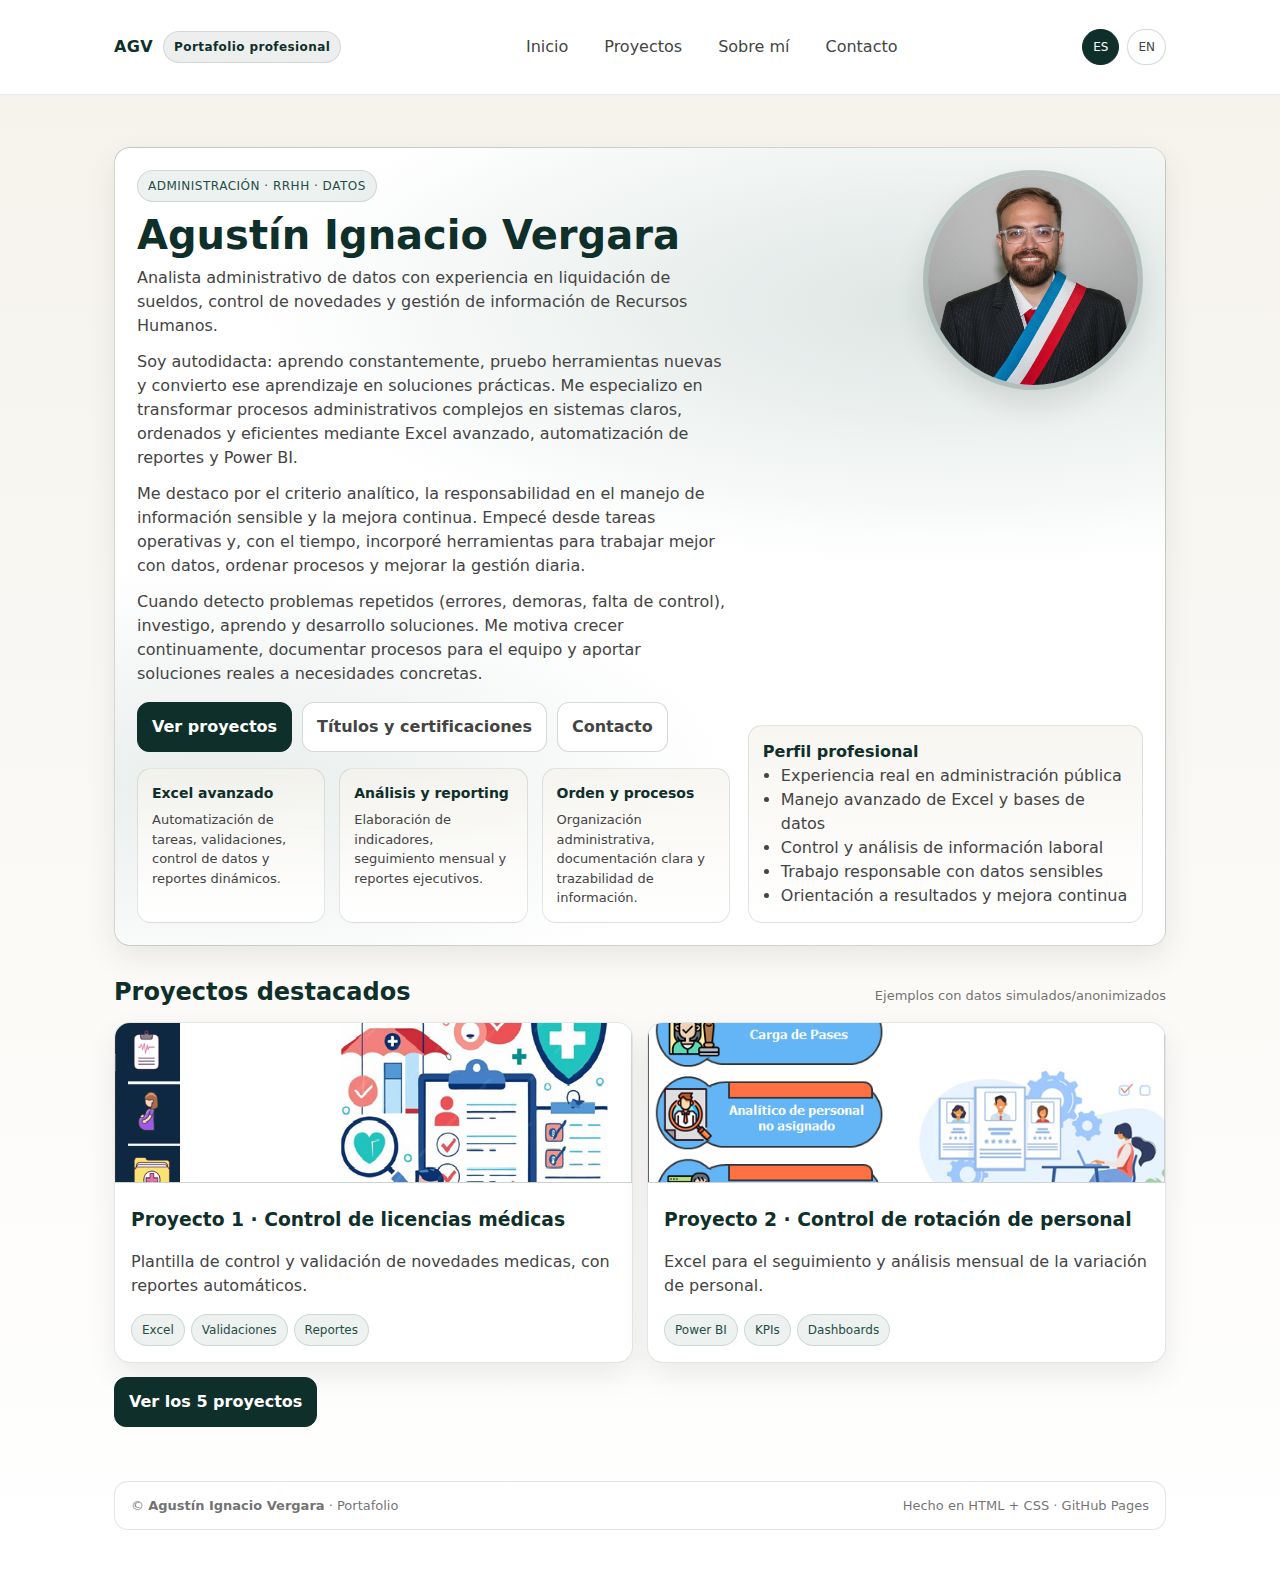
<file: Index.html>
<!doctype html>
<html lang="es">
<head>
  <meta charset="utf-8" />
  <meta name="viewport" content="width=device-width,initial-scale=1" />
  <title>Portafolio | Agustín Ignacio Vergara</title>
  <link rel="stylesheet" href="css/estilos.css" />
</head>
<body>

<header class="header">
  <div class="container nav">
    <div class="brand">
      <span>AGV</span>
      <span class="badge">Portafolio profesional</span>
    </div>
    <nav class="navlinks">
      <a href="index.html">Inicio</a>
      <a href="proyectos.html">Proyectos</a>
      <a href="sobre-mi.html">Sobre mí</a>
      <a href="contacto.html">Contacto</a>
    </nav>

    <div class="lang">
      <a class="active" href="index.html">ES</a>
      <a href="en/index.html">EN</a>
    </div>
  </div>
</header>

<main class="container">
<section class="hero">
  <div class="banner">
    <div class="banner-inner">

      <!-- COLUMNA TEXTO -->
      <div>
        <span class="kicker">Administración · RRHH · Datos</span>

        <h1>Agustín Ignacio Vergara</h1>

        <p class="subtitle">
          Analista administrativo de datos con experiencia en liquidación de sueldos,
          control de novedades y gestión de información de Recursos Humanos.
        </p>

        <p class="subtitle" style="margin-top:12px;">
          Soy autodidacta: aprendo constantemente, pruebo herramientas nuevas y convierto
          ese aprendizaje en soluciones prácticas. Me especializo en transformar procesos
          administrativos complejos en sistemas claros, ordenados y eficientes mediante
          Excel avanzado, automatización de reportes y Power BI.
        </p>

        <p class="subtitle" style="margin-top:12px;">
          Me destaco por el criterio analítico, la responsabilidad en el manejo de información
          sensible y la mejora continua. Empecé desde tareas operativas y, con el tiempo,
          incorporé herramientas para trabajar mejor con datos, ordenar procesos y mejorar
          la gestión diaria.
        </p>

        <p class="subtitle" style="margin-top:12px;">
          Cuando detecto problemas repetidos (errores, demoras, falta de control), investigo,
          aprendo y desarrollo soluciones. Me motiva crecer continuamente, documentar procesos
          para el equipo y aportar soluciones reales a necesidades concretas.
        </p>

        <div class="cta">
          <a class="btn primary" href="proyectos.html">Ver proyectos</a>
          <a class="btn" href="titulos.html">Títulos y certificaciones</a>
          <a class="btn" href="contacto.html">Contacto</a>
        </div>

        <div class="grid-3">
          <div class="mini">
            <h3>Excel avanzado</h3>
            <p>
              Automatización de tareas, validaciones,
              control de datos y reportes dinámicos.
            </p>
          </div>

          <div class="mini">
            <h3>Análisis y reporting</h3>
            <p>
              Elaboración de indicadores, seguimiento mensual
              y reportes ejecutivos.
            </p>
          </div>

          <div class="mini">
            <h3>Orden y procesos</h3>
            <p>
              Organización administrativa, documentación
              clara y trazabilidad de información.
            </p>
          </div>
        </div>
      </div>

      <!-- COLUMNA FOTO -->
      <div class="banner-right">
        <img class="banner-photo" src="img/perfil.jpg" alt="Foto de perfil" />

        <div class="banner-card">
          <strong style="color:var(--verde-oscuro)">Perfil profesional</strong>
          <ul>
            <li>Experiencia real en administración pública</li>
            <li>Manejo avanzado de Excel y bases de datos</li>
            <li>Control y análisis de información laboral</li>
            <li>Trabajo responsable con datos sensibles</li>
            <li>Orientación a resultados y mejora continua</li>
          </ul>
        </div>
      </div>

    </div>
  </div>
  </section>

  <section class="section">
    <div class="section-title">
      <h2>Proyectos destacados</h2>
      <p>Ejemplos con datos simulados/anonimizados</p>
    </div>

    <div class="projects">
      <article class="card project">
        <img class="thumb" src="img/proyecto1.png" alt="Proyecto 1" />
        <div class="body">
          <h3>Proyecto 1 · Control de licencias médicas</h3>
          <p>Plantilla de control y validación de novedades medicas, con reportes automáticos.</p>
          <div class="tags">
            <span class="tag">Excel</span><span class="tag">Validaciones</span><span class="tag">Reportes</span>
          </div>
        </div>
      </article>

      <article class="card project">
        <img class="thumb" src="img/proyecto2.png" alt="Proyecto 2" />
        <div class="body">
            <h3>Proyecto 2 · Control de rotación de personal</h3>
            <p>Excel para el seguimiento y análisis mensual de la variación de personal.</p>
          <div class="tags">
            <span class="tag">Power BI</span><span class="tag">KPIs</span><span class="tag">Dashboards</span>
          </div>
        </div>
      </article>
    </div>

    <div class="cta" style="margin-top:14px">
      <a class="btn primary" href="proyectos.html">Ver los 5 proyectos</a>
    </div>
  </section>

  <footer class="footer">
    <div class="footbox">
      <span>© <strong>Agustín Ignacio Vergara</strong> · Portafolio</span>
      <span>Hecho en HTML + CSS · GitHub Pages</span>
    </div>
  </footer>

</main>
</body>
</html>
</file>
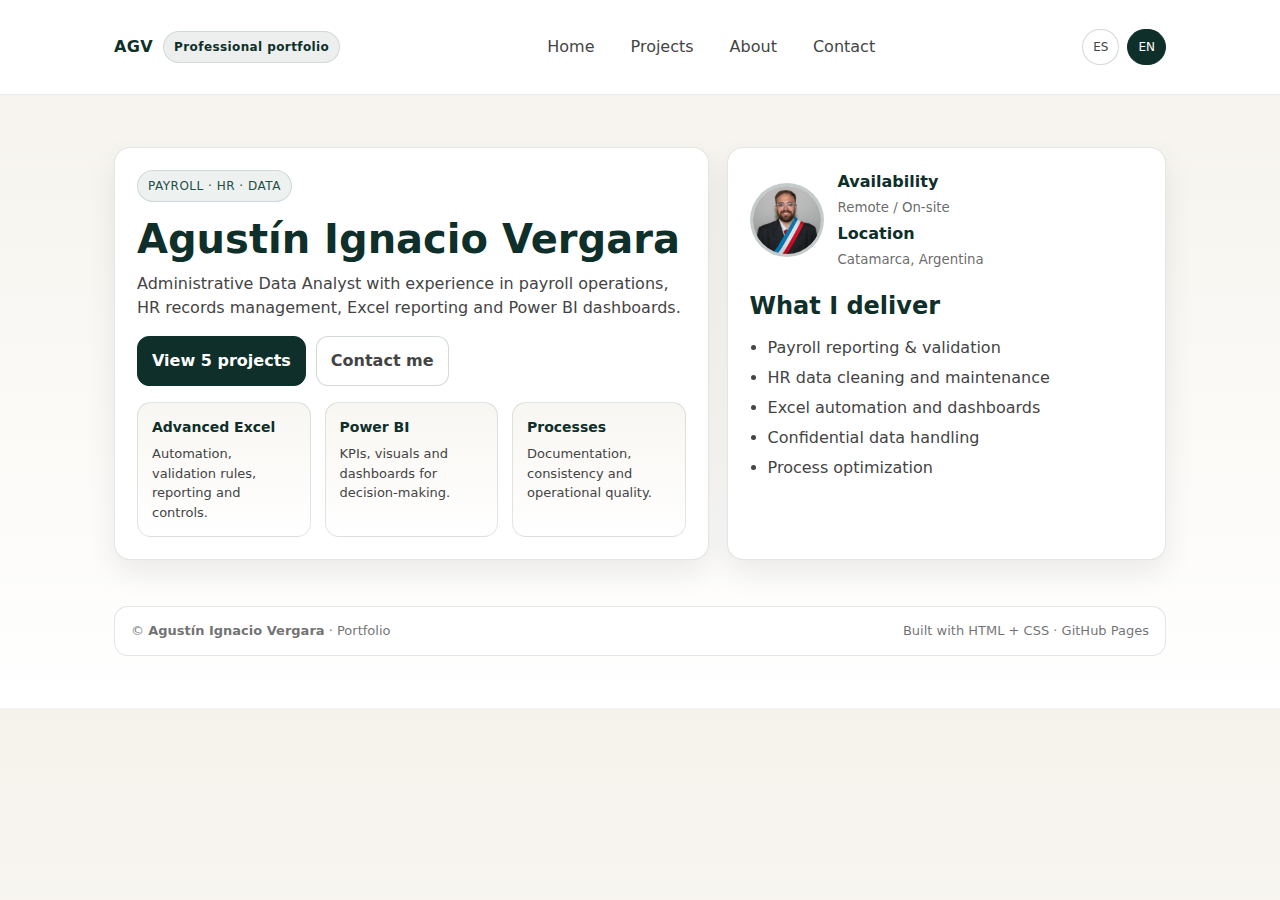
<file: en/index.html>
<!doctype html>
<html lang="en">
<head>
  <meta charset="utf-8" />
  <meta name="viewport" content="width=device-width,initial-scale=1" />
  <title>Portfolio | Agustín Ignacio Vergara</title>
  <link rel="stylesheet" href="../css/estilos.css" />
</head>
<body>

<header class="header">
  <div class="container nav">
    <div class="brand">
      <span>AGV</span>
      <span class="badge">Professional portfolio</span>
    </div>

    <nav class="navlinks">
      <a href="index.html">Home</a>
      <a href="projects.html">Projects</a>
      <a href="about.html">About</a>
      <a href="contact.html">Contact</a>
    </nav>

    <div class="lang">
      <a href="../index.html">ES</a>
      <a class="active" href="index.html">EN</a>
    </div>
  </div>
</header>

<main class="container">

  <section class="hero">
    <div class="hero-grid">
      <div class="card card-pad">
        <span class="kicker">Payroll · HR · Data</span>
        <h1>Agustín Ignacio Vergara</h1>
        <p class="subtitle">
          Administrative Data Analyst with experience in payroll operations, HR records management, Excel reporting and Power BI dashboards.
        </p>
        <div class="cta">
          <a class="btn primary" href="projects.html">View 5 projects</a>
          <a class="btn" href="contact.html">Contact me</a>
        </div>

        <div class="grid-3">
          <div class="mini">
            <h3>Advanced Excel</h3>
            <p>Automation, validation rules, reporting and controls.</p>
          </div>
          <div class="mini">
            <h3>Power BI</h3>
            <p>KPIs, visuals and dashboards for decision-making.</p>
          </div>
          <div class="mini">
            <h3>Processes</h3>
            <p>Documentation, consistency and operational quality.</p>
          </div>
        </div>
      </div>

      <aside class="card card-pad">
        <div class="profile">
          <img class="avatar" src="../img/perfil.jpg" alt="Profile photo (optional)" />
          <div class="meta">
            <strong>Availability</strong>
            <small>Remote / On-site</small>
            <strong>Location</strong>
            <small>Catamarca, Argentina</small>
          </div>
        </div>

        <div class="section" style="padding-bottom:0">
          <div class="section-title">
            <h2>What I deliver</h2>
          </div>
          <ul class="list">
            <li>Payroll reporting & validation</li>
            <li>HR data cleaning and maintenance</li>
            <li>Excel automation and dashboards</li>
            <li>Confidential data handling</li>
            <li>Process optimization</li>
          </ul>
        </div>
      </aside>

    </div>
  </section>

  <footer class="footer">
    <div class="footbox">
      <span>© <strong>Agustín Ignacio Vergara</strong> · Portfolio</span>
      <span>Built with HTML + CSS · GitHub Pages</span>
    </div>
  </footer>

</main>
</body>
</html>
</file>
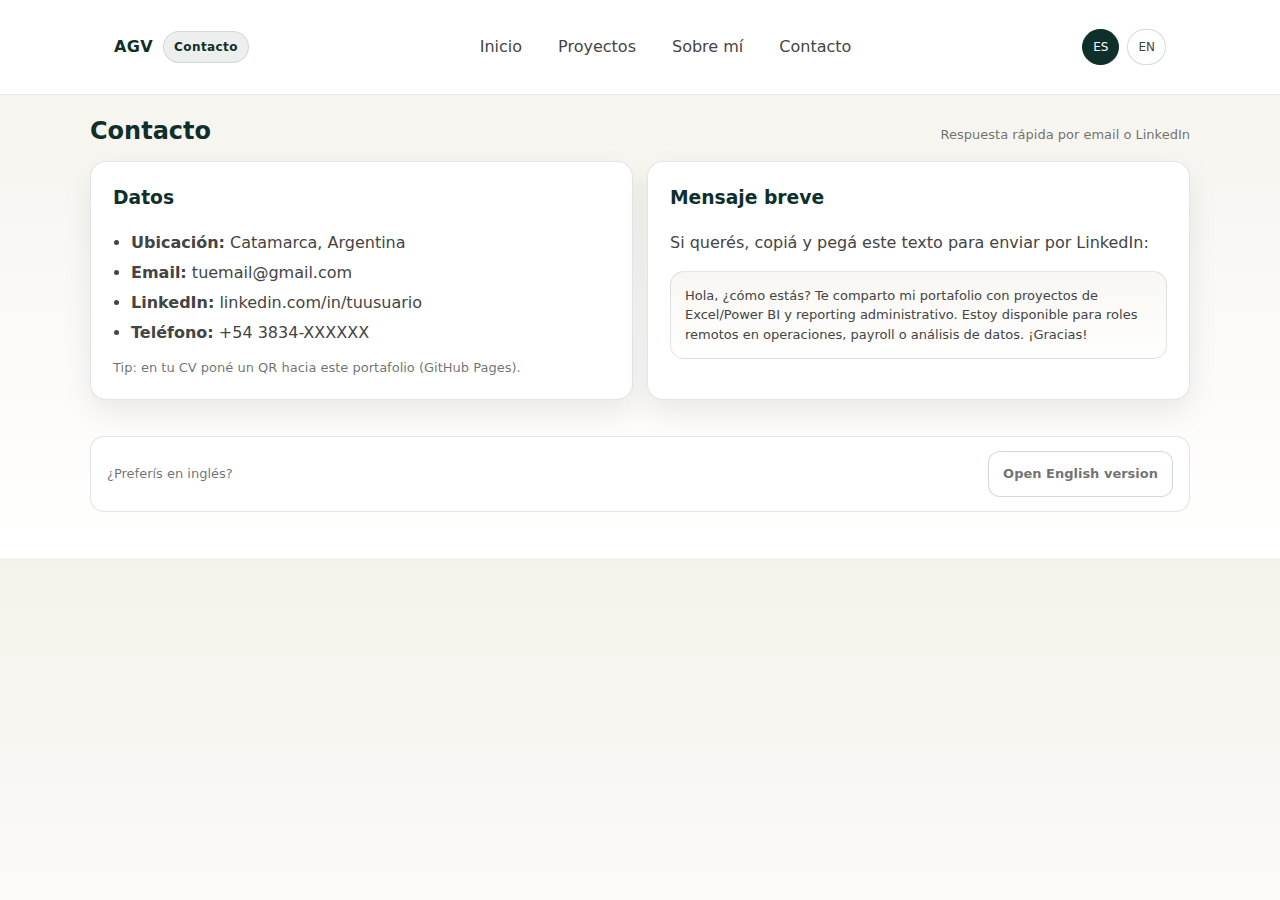
<file: contacto.html>
<!doctype html>
<html lang="es">
<head>
  <meta charset="utf-8" />
  <meta name="viewport" content="width=device-width,initial-scale=1" />
  <title>Contacto | Agustín Vergara</title>
  <link rel="stylesheet" href="css/estilos.css" />
</head>
<body>

<header class="header">
  <div class="container nav">
    <div class="brand"><span>AGV</span><span class="badge">Contacto</span></div>
    <nav class="navlinks">
      <a href="index.html">Inicio</a>
      <a href="proyectos.html">Proyectos</a>
      <a href="sobre-mi.html">Sobre mí</a>
      <a href="contacto.html">Contacto</a>
    </nav>
    <div class="lang">
      <a class="active" href="contacto.html">ES</a>
      <a href="en/contact.html">EN</a>
    </div>
  </div>
</header>

<main class="container section">
  <div class="section-title">
    <h2>Contacto</h2>
    <p>Respuesta rápida por email o LinkedIn</p>
  </div>

  <div class="two-col">
    <div class="card card-pad">
      <h3 style="margin-top:0;color:var(--verde-oscuro)">Datos</h3>
      <ul class="list">
        <li><strong>Ubicación:</strong> Catamarca, Argentina</li>
        <li><strong>Email:</strong> tuemail@gmail.com</li>
        <li><strong>LinkedIn:</strong> linkedin.com/in/tuusuario</li>
        <li><strong>Teléfono:</strong> +54 3834-XXXXXX</li>
      </ul>
      <p style="margin-bottom:0;color:rgba(68,68,68,.75);font-size:13px">
        Tip: en tu CV poné un QR hacia este portafolio (GitHub Pages).
      </p>
    </div>

    <div class="card card-pad">
      <h3 style="margin-top:0;color:var(--verde-oscuro)">Mensaje breve</h3>
      <p>Si querés, copiá y pegá este texto para enviar por LinkedIn:</p>
      <div class="mini">
        <p style="margin:0">
          Hola, ¿cómo estás? Te comparto mi portafolio con proyectos de Excel/Power BI y reporting administrativo.
          Estoy disponible para roles remotos en operaciones, payroll o análisis de datos. ¡Gracias!
        </p>
      </div>
    </div>
  </div>

  <footer class="footer">
    <div class="footbox">
      <span>¿Preferís en inglés?</span>
      <span><a class="btn" href="en/contact.html">Open English version</a></span>
    </div>
  </footer>
</main>

</body>
</html>
</file>
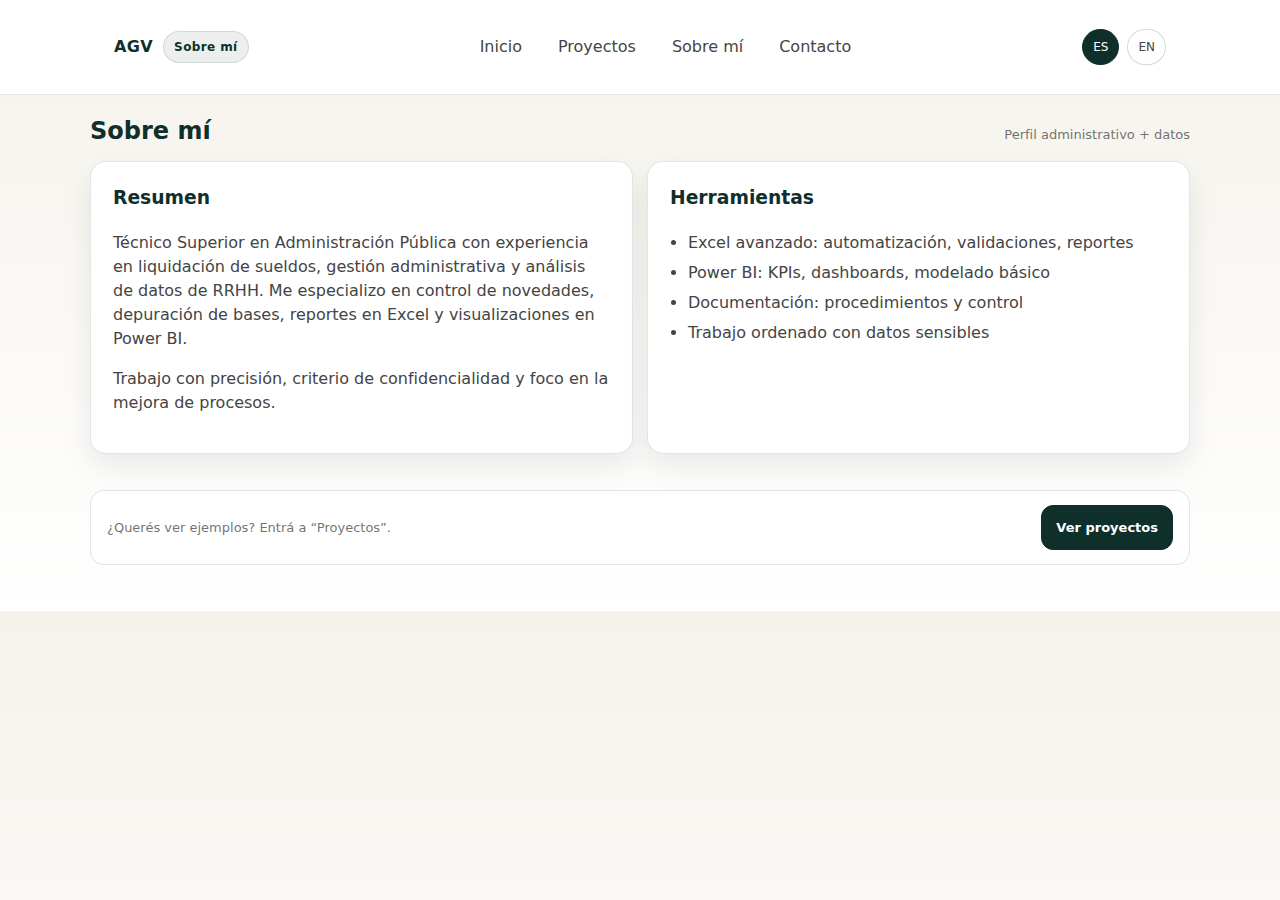
<file: sobre-mi.html>
<!doctype html>
<html lang="es">
<head>
  <meta charset="utf-8" />
  <meta name="viewport" content="width=device-width,initial-scale=1" />
  <title>Sobre mí | Agustín Vergara</title>
  <link rel="stylesheet" href="css/estilos.css" />
</head>
<body>

<header class="header">
  <div class="container nav">
    <div class="brand"><span>AGV</span><span class="badge">Sobre mí</span></div>
    <nav class="navlinks">
      <a href="index.html">Inicio</a>
      <a href="proyectos.html">Proyectos</a>
      <a href="sobre-mi.html">Sobre mí</a>
      <a href="contacto.html">Contacto</a>
    </nav>
    <div class="lang">
      <a class="active" href="sobre-mi.html">ES</a>
      <a href="en/about.html">EN</a>
    </div>
  </div>
</header>

<main class="container section">
  <div class="section-title">
    <h2>Sobre mí</h2>
    <p>Perfil administrativo + datos</p>
  </div>

  <div class="two-col">
    <div class="card card-pad">
      <h3 style="margin-top:0;color:var(--verde-oscuro)">Resumen</h3>
      <p>
        Técnico Superior en Administración Pública con experiencia en liquidación de sueldos, gestión administrativa y análisis de datos de RRHH.
        Me especializo en control de novedades, depuración de bases, reportes en Excel y visualizaciones en Power BI.
      </p>
      <p>
        Trabajo con precisión, criterio de confidencialidad y foco en la mejora de procesos.
      </p>
    </div>

    <div class="card card-pad">
      <h3 style="margin-top:0;color:var(--verde-oscuro)">Herramientas</h3>
      <ul class="list">
        <li>Excel avanzado: automatización, validaciones, reportes</li>
        <li>Power BI: KPIs, dashboards, modelado básico</li>
        <li>Documentación: procedimientos y control</li>
        <li>Trabajo ordenado con datos sensibles</li>
      </ul>
    </div>
  </div>

  <footer class="footer">
    <div class="footbox">
      <span>¿Querés ver ejemplos? Entrá a “Proyectos”.</span>
      <span><a class="btn primary" href="proyectos.html">Ver proyectos</a></span>
    </div>
  </footer>
</main>

</body>
</html>
</file>
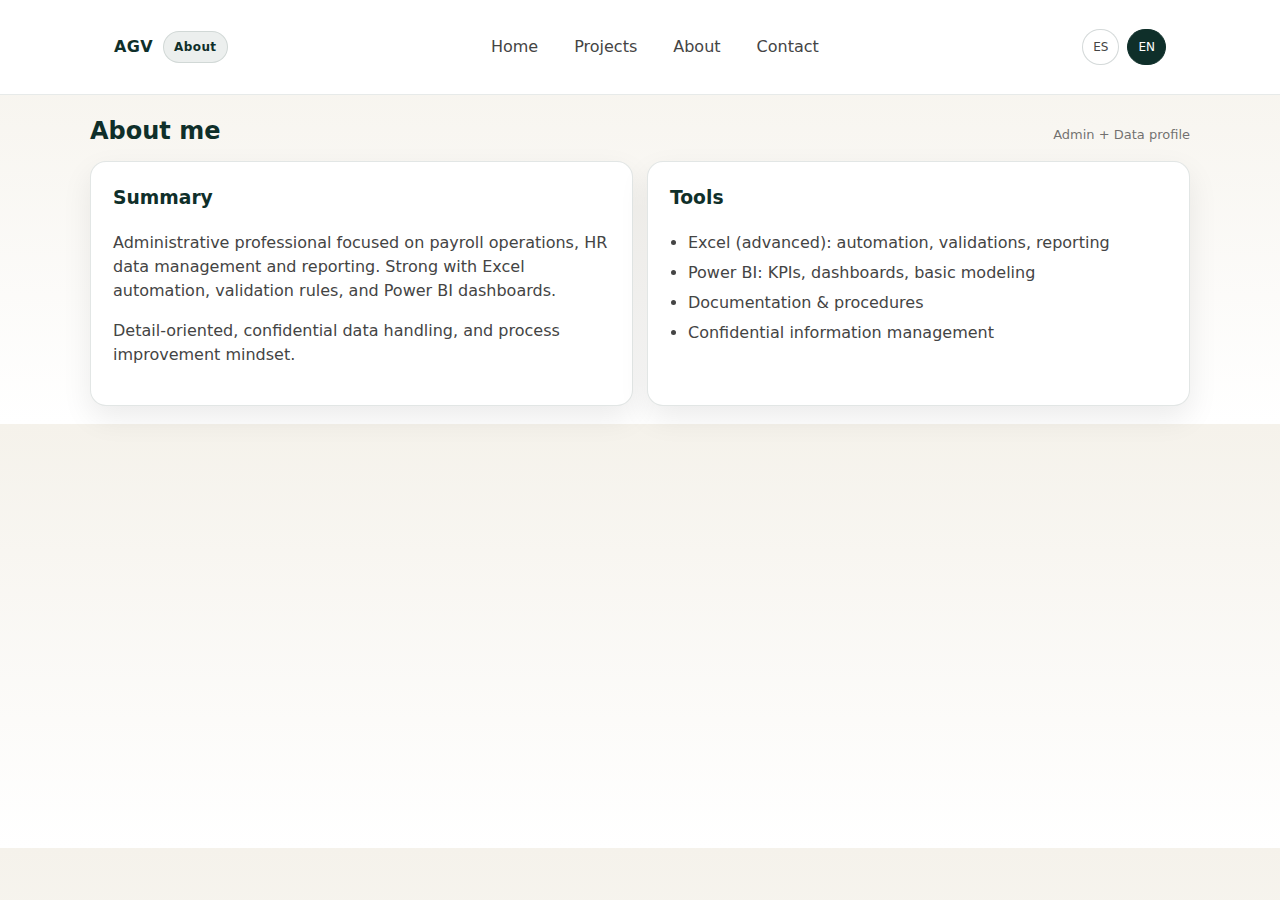
<file: en/about.html>
<!doctype html>
<html lang="en">
<head>
  <meta charset="utf-8" />
  <meta name="viewport" content="width=device-width,initial-scale=1" />
  <title>About | Agustín Vergara</title>
  <link rel="stylesheet" href="../css/estilos.css" />
</head>
<body>

<header class="header">
  <div class="container nav">
    <div class="brand"><span>AGV</span><span class="badge">About</span></div>
    <nav class="navlinks">
      <a href="index.html">Home</a>
      <a href="projects.html">Projects</a>
      <a href="about.html">About</a>
      <a href="contact.html">Contact</a>
    </nav>
    <div class="lang">
      <a href="../sobre-mi.html">ES</a>
      <a class="active" href="about.html">EN</a>
    </div>
  </div>
</header>

<main class="container section">
  <div class="section-title">
    <h2>About me</h2>
    <p>Admin + Data profile</p>
  </div>

  <div class="two-col">
    <div class="card card-pad">
      <h3 style="margin-top:0;color:var(--verde-oscuro)">Summary</h3>
      <p>
        Administrative professional focused on payroll operations, HR data management and reporting.
        Strong with Excel automation, validation rules, and Power BI dashboards.
      </p>
      <p>
        Detail-oriented, confidential data handling, and process improvement mindset.
      </p>
    </div>

    <div class="card card-pad">
      <h3 style="margin-top:0;color:var(--verde-oscuro)">Tools</h3>
      <ul class="list">
        <li>Excel (advanced): automation, validations, reporting</li>
        <li>Power BI: KPIs, dashboards, basic modeling</li>
        <li>Documentation & procedures</li>
        <li>Confidential information management</li>
      </ul>
    </div>
  </div>
</main>

</body>
</html>
</file>
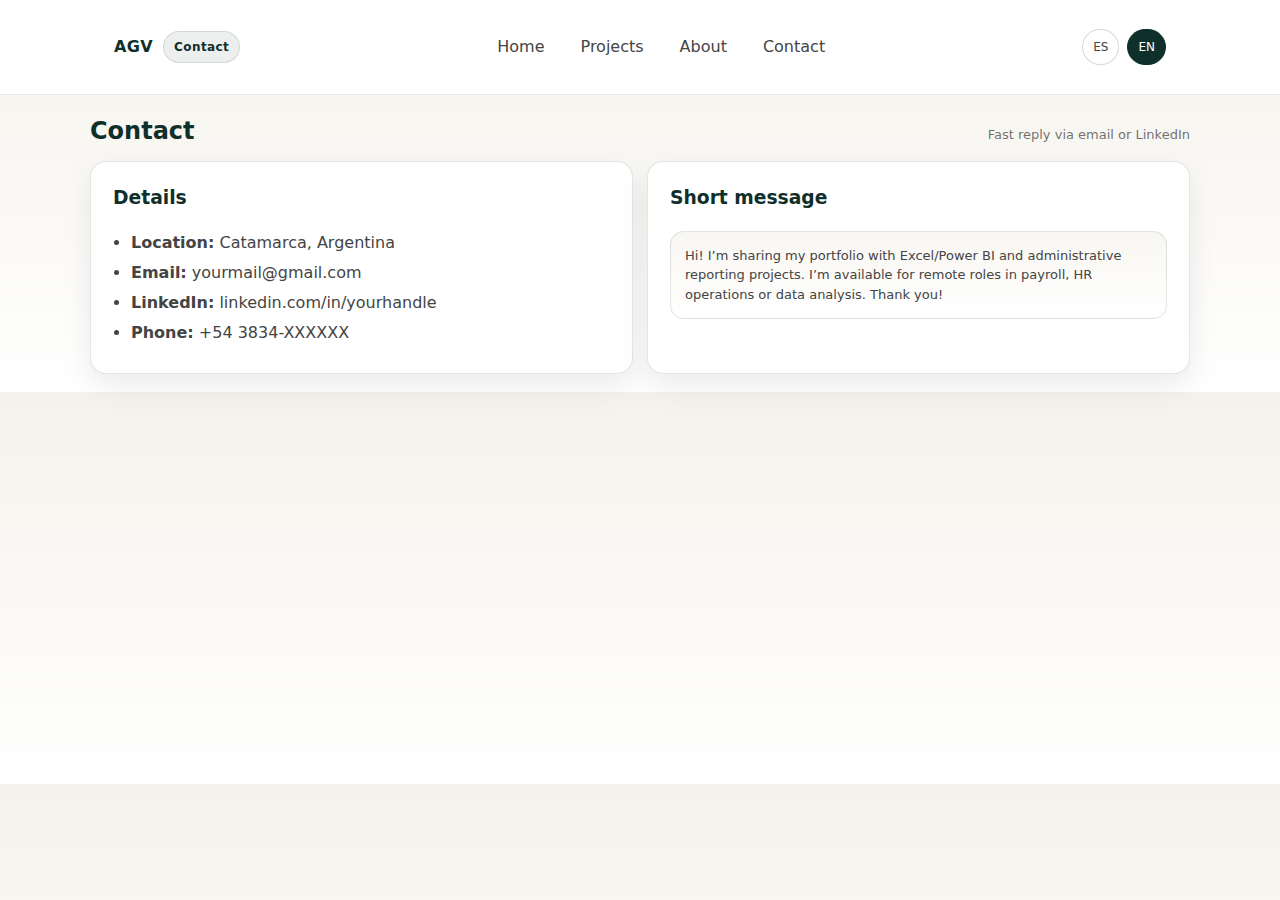
<file: en/contact.html>
<!doctype html>
<html lang="en">
<head>
  <meta charset="utf-8" />
  <meta name="viewport" content="width=device-width,initial-scale=1" />
  <title>Contact | Agustín Vergara</title>
  <link rel="stylesheet" href="../css/estilos.css" />
</head>
<body>

<header class="header">
  <div class="container nav">
    <div class="brand"><span>AGV</span><span class="badge">Contact</span></div>
    <nav class="navlinks">
      <a href="index.html">Home</a>
      <a href="projects.html">Projects</a>
      <a href="about.html">About</a>
      <a href="contact.html">Contact</a>
    </nav>
    <div class="lang">
      <a href="../contacto.html">ES</a>
      <a class="active" href="contact.html">EN</a>
    </div>
  </div>
</header>

<main class="container section">
  <div class="section-title">
    <h2>Contact</h2>
    <p>Fast reply via email or LinkedIn</p>
  </div>

  <div class="two-col">
    <div class="card card-pad">
      <h3 style="margin-top:0;color:var(--verde-oscuro)">Details</h3>
      <ul class="list">
        <li><strong>Location:</strong> Catamarca, Argentina</li>
        <li><strong>Email:</strong> yourmail@gmail.com</li>
        <li><strong>LinkedIn:</strong> linkedin.com/in/yourhandle</li>
        <li><strong>Phone:</strong> +54 3834-XXXXXX</li>
      </ul>
    </div>

    <div class="card card-pad">
      <h3 style="margin-top:0;color:var(--verde-oscuro)">Short message</h3>
      <div class="mini">
        <p style="margin:0">
          Hi! I’m sharing my portfolio with Excel/Power BI and administrative reporting projects.
          I’m available for remote roles in payroll, HR operations or data analysis. Thank you!
        </p>
      </div>
    </div>
  </div>
</main>

</body>
</html>
</file>
<file: css/estilos.css>
:root{
  --verde-oscuro:#0F2F2A;
  --verde-intermedio:#1F4E45;
  --verde-suave:#3F6F63;
  --crema:#F5F2EB;
  --blanco:#FFFFFF;
  --gris:#444444;

  --max: 1100px;
  --radius: 16px;
  --shadow: 0 12px 30px rgba(0,0,0,.08);
}

*{box-sizing:border-box}
html,body{margin:0;padding:0}
body{
  font-family: system-ui, -apple-system, Segoe UI, Roboto, Arial, sans-serif;
  color: var(--gris);
  background: linear-gradient(180deg, var(--crema), #ffffff);
  line-height: 1.5;
}

a{color:inherit;text-decoration:none}
.container{max-width:var(--max); margin:0 auto; padding:24px}

.header{
  background: var(--blanco);
  border-bottom: 1px solid rgba(15,47,42,.10);
  position: sticky;
  top: 0;
  z-index: 50;
}

.nav{
  display:flex;
  align-items:center;
  justify-content:space-between;
  gap:16px;
}

.brand{
  display:flex;
  align-items:center;
  gap:10px;
  font-weight:800;
  letter-spacing:.4px;
  color: var(--verde-oscuro);
}
.badge{
  font-size:12px;
  padding:6px 10px;
  background: rgba(15,47,42,.08);
  border: 1px solid rgba(15,47,42,.12);
  border-radius: 999px;
}

.navlinks{
  display:flex;
  flex-wrap:wrap;
  gap:10px;
  align-items:center;
}
.navlinks a{
  padding:10px 12px;
  border-radius: 10px;
  border: 1px solid transparent;
}
.navlinks a:hover{
  border-color: rgba(15,47,42,.18);
  background: rgba(15,47,42,.04);
}

.lang{
  display:flex;
  gap:8px;
  align-items:center;
}
.lang a{
  font-size:12px;
  padding:8px 10px;
  border-radius: 999px;
  border:1px solid rgba(15,47,42,.18);
  background: var(--blanco);
}
.lang a.active{
  background: var(--verde-oscuro);
  color: var(--blanco);
  border-color: var(--verde-oscuro);
}

.hero{
  padding: 28px 0 10px;
}
.hero-grid{
  display:grid;
  grid-template-columns: 1.15fr .85fr;
  gap: 18px;
  align-items: stretch;
}
.card{
  background: var(--blanco);
  border: 1px solid rgba(15,47,42,.12);
  border-radius: var(--radius);
  box-shadow: var(--shadow);
}
.card-pad{padding: 22px}
.kicker{
  display:inline-block;
  font-size:12px;
  letter-spacing:.5px;
  text-transform:uppercase;
  color: var(--verde-intermedio);
  background: rgba(31,78,69,.08);
  border: 1px solid rgba(31,78,69,.15);
  padding: 6px 10px;
  border-radius: 999px;
}
h1{
  margin: 14px 0 10px;
  color: var(--verde-oscuro);
  line-height: 1.15;
  font-size: 40px;
}
.subtitle{
  margin:0;
  font-size: 16px;
  max-width: 60ch;
}
.cta{
  display:flex;
  flex-wrap:wrap;
  gap:10px;
  margin-top: 16px;
}
.btn{
  display:inline-flex;
  align-items:center;
  justify-content:center;
  gap:10px;
  padding: 12px 14px;
  border-radius: 12px;
  border: 1px solid rgba(15,47,42,.18);
  background: var(--blanco);
  font-weight: 650;
}
.btn.primary{
  background: var(--verde-oscuro);
  color: var(--blanco);
  border-color: var(--verde-oscuro);
}
.btn:hover{transform: translateY(-1px)}

.profile{
  display:flex;
  gap:14px;
  align-items:center;
}
.avatar{
  width:74px;height:74px;
  border-radius: 999px;
  border: 3px solid rgba(15,47,42,.18);
  background: rgba(15,47,42,.08);
  object-fit: cover;
}
.meta{
  display:grid;
  gap:4px;
}
.meta strong{color: var(--verde-oscuro)}
.meta small{color: rgba(68,68,68,.8)}

.grid-3{
  display:grid;
  grid-template-columns: repeat(3, 1fr);
  gap: 14px;
  margin-top: 16px;
}
.mini{
  padding: 14px;
  border-radius: 14px;
  border:1px solid rgba(15,47,42,.12);
  background: linear-gradient(180deg, rgba(245,242,235,.65), #fff);
}
.mini h3{margin:0 0 6px; color: var(--verde-oscuro); font-size: 14px}
.mini p{margin:0; font-size: 13px}

.section{
  padding: 18px 0;
}
.section-title{
  display:flex;
  align-items:baseline;
  justify-content:space-between;
  gap:12px;
  margin: 0 0 12px;
}
.section-title h2{
  margin:0;
  color: var(--verde-oscuro);
}
.section-title p{
  margin:0;
  font-size: 13px;
  color: rgba(68,68,68,.75);
}

.projects{
  display:grid;
  grid-template-columns: repeat(2, 1fr);
  gap: 14px;
}
.project{
  overflow:hidden;
}
.project .thumb{
  width:100%;
  height:160px;
  background: rgba(15,47,42,.10);
  border-bottom: 1px solid rgba(15,47,42,.12);
  object-fit: cover;
}
.project .body{padding:16px}
.project h3{margin:0 0 6px; color: var(--verde-oscuro)}
.tags{
  display:flex; flex-wrap:wrap; gap:6px;
  margin-top:10px;
}
.tag{
  font-size:12px;
  padding:6px 10px;
  border-radius: 999px;
  background: rgba(31,78,69,.08);
  border: 1px solid rgba(31,78,69,.15);
  color: var(--verde-intermedio);
}

.two-col{
  display:grid;
  grid-template-columns: 1fr 1fr;
  gap: 14px;
}

.list{
  margin:0; padding-left: 18px;
}
.list li{margin:6px 0}

.footer{
  margin-top: 18px;
  padding: 18px 0 28px;
  color: rgba(68,68,68,.75);
  font-size: 13px;
}
.footer .footbox{
  padding: 14px 16px;
  border-radius: 14px;
  border: 1px solid rgba(15,47,42,.12);
  background: var(--blanco);
  display:flex;
  justify-content:space-between;
  align-items:center;
  gap: 10px;
  flex-wrap:wrap;
}

/* ===== VIDEO DE PROYECTOS ===== */
.project-video {
  width: 100%;
  border-radius: 14px;
  border: 1px solid rgba(15,47,42,.14);
  box-shadow: 0 10px 24px rgba(0,0,0,.10);
  background: #000;
  margin-bottom: 14px;
}

.project-video video {
  width: 100%;
  height: auto;
  border-radius: 14px;
}

/* Etiqueta demo */
.demo-badge {
  display: inline-block;
  font-size: 12px;
  padding: 6px 10px;
  border-radius: 999px;
  background: rgba(31,78,69,.10);
  border: 1px solid rgba(31,78,69,.18);
  color: var(--verde-intermedio);
  margin-bottom: 8px;
}


/* Responsive */
@media (max-width: 900px){
  .hero-grid{grid-template-columns: 1fr}
  .grid-3{grid-template-columns: 1fr}
  .projects{grid-template-columns: 1fr}
  h1{font-size: 34px}
  .two-col{grid-template-columns: 1fr}
}

/* ===== HERO BANNER ===== */
.banner {
  background: linear-gradient(90deg, rgba(15,47,42,.10), rgba(245,242,235,1));
  border: 1px solid rgba(15,47,42,.14);
  border-radius: var(--radius);
  box-shadow: var(--shadow);
  overflow: hidden;
}

.banner-inner{
  display:grid;
  grid-template-columns: 1.2fr .8fr;
  gap: 18px;
  padding: 22px;
  background:
    radial-gradient(700px 260px at 80% 20%, rgba(63,111,99,.18), transparent),
    radial-gradient(520px 220px at 10% 80%, rgba(31,78,69,.10), transparent),
    var(--blanco);
}

.banner h1{
  margin: 10px 0 8px;
  font-size: 40px;
}

.banner .subtitle{
  max-width: 68ch;
  margin: 0;
}

.banner-right{
  display:flex;
  flex-direction:column;
  gap: 12px;
  align-items:flex-end;
  justify-content:space-between;
}

.banner-photo{
  width: 220px;
  height: 220px;
  border-radius: 999px;
  object-fit: cover;
  border: 5px solid rgba(15,47,42,.18);
  background: rgba(15,47,42,.08);
  box-shadow: 0 14px 30px rgba(0,0,0,.10);
}


.banner-card{
  width: 100%;
  border-radius: 14px;
  border: 1px solid rgba(15,47,42,.12);
  background: linear-gradient(180deg, rgba(245,242,235,.70), #fff);
  padding: 14px;
}

.banner-card ul{
  margin: 0;
  padding-left: 18px;
}

@media (max-width: 900px){
  .banner-inner{grid-template-columns: 1fr}
  .banner-right{align-items:flex-start}
  .banner-photo{width: 120px; height: 120px}
}
</file>
